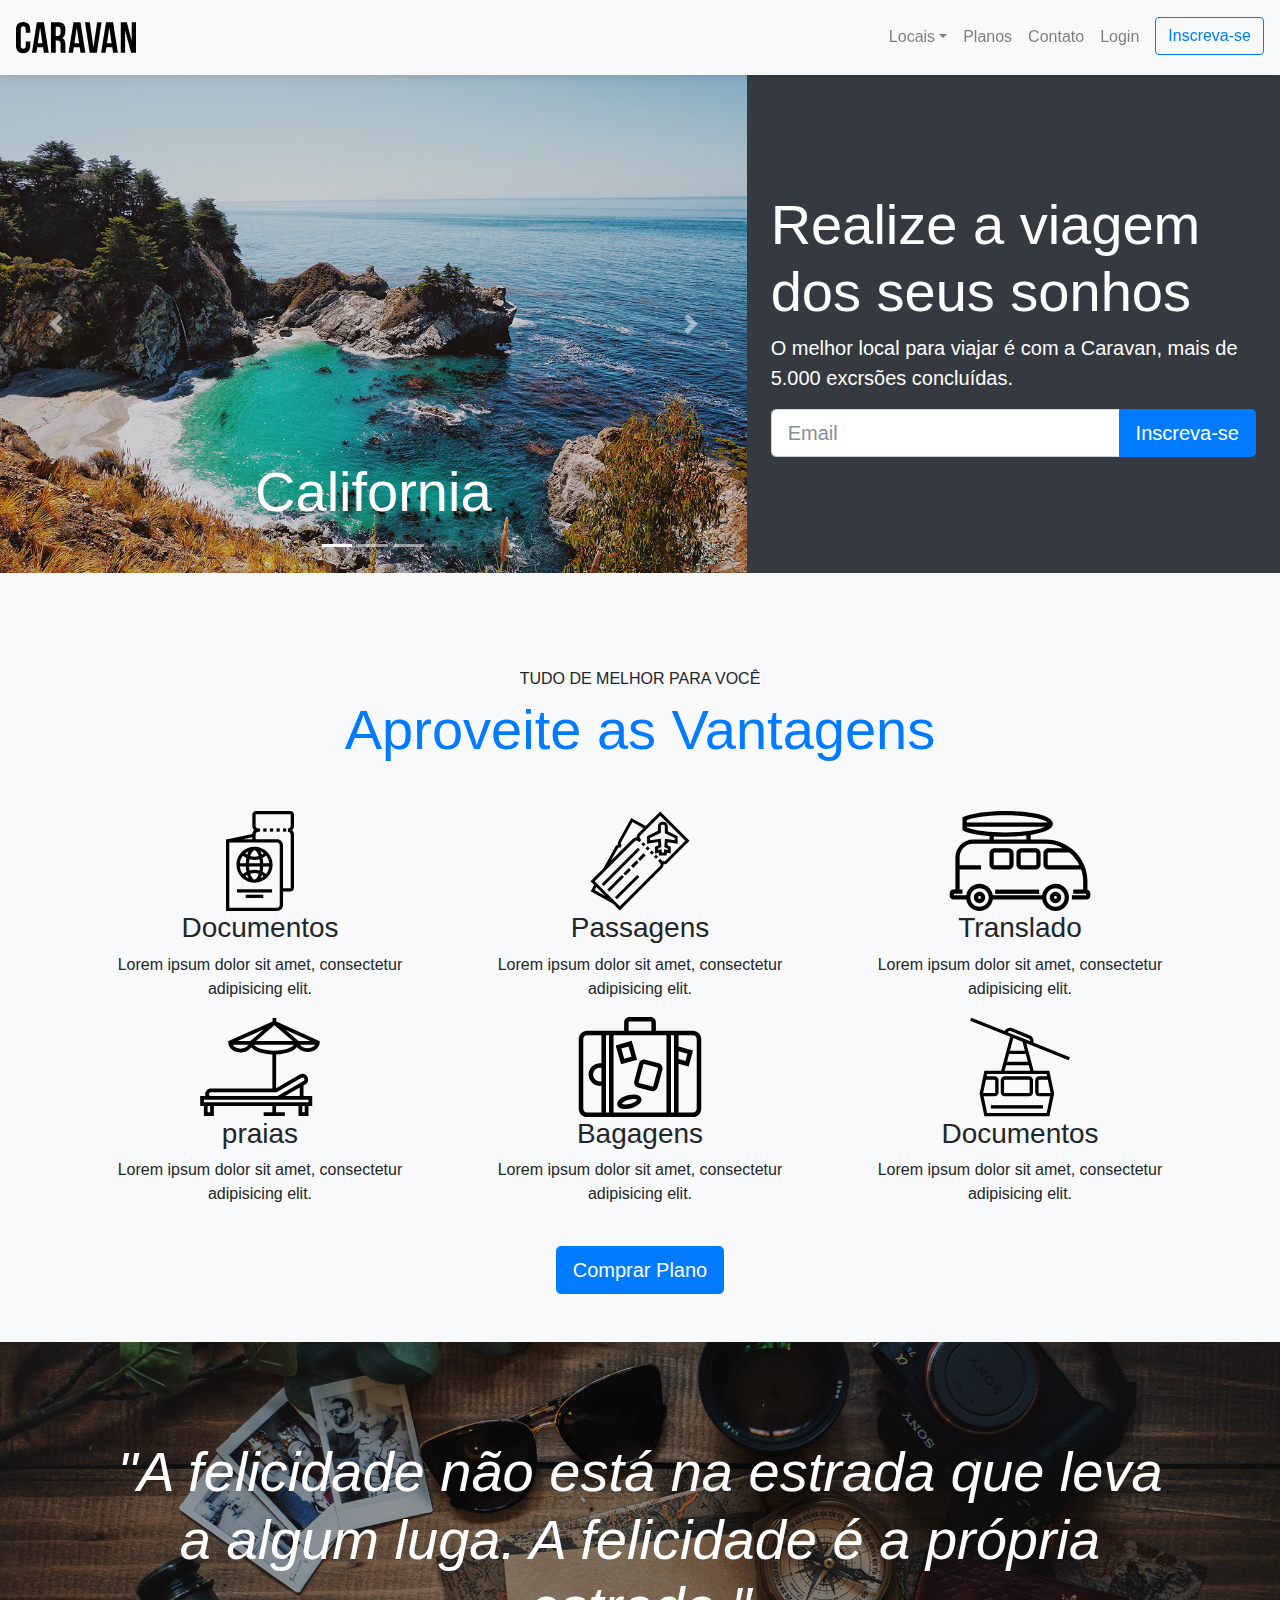
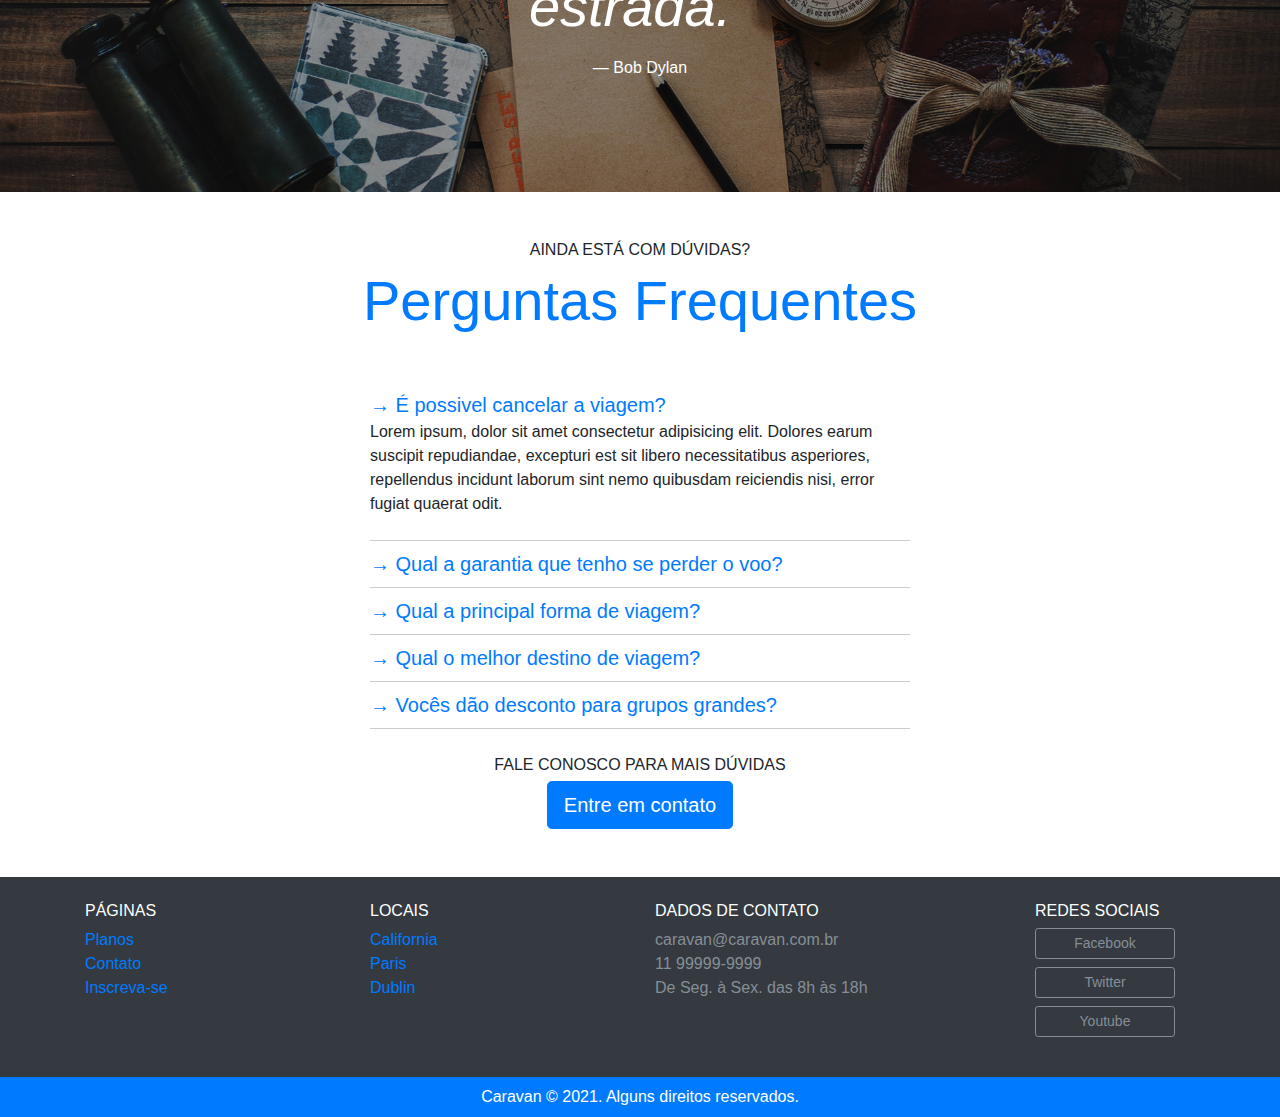
<file: index.html>
<!DOCTYPE html>
<html lang="PT-BR">

<head>
  <meta charset="UTF-8">
  <meta http-equiv="X-UA-Compatible" content="IE=edge">
  <meta name="viewport" content="width=device-width, initial-scale=1.0">

  <link rel="stylesheet" href="style.css">
  <link rel="stylesheet" href="css/bootstrap.css">

  <title>Viagens</title>
</head>

<body>
  <!-- Modal -->
  <div class="modal fade" id="modalLogin" tabindex="-1" role="dialog" aria-labelledby="exampleModalLabel" aria-hidden="true">
    <div class="modal-dialog" role="document">
      <div class="modal-content">
        <div class="modal-header">
          <h5 class="modal-title" id="exampleModalLabel">Entre na sua conta</h5>
          <button type="button" class="close" data-dismiss="modal" aria-label="Close">
            <span aria-hidden="true">&times;</span>
          </button>
        </div>
        <div class="modal-body">
          <form>
            <div class="form-group">
              <label for="loginEmail">Email</label>
              <input type="email" class="form-control" id="loginEmail" aria-describedby="emailHelp">
            </div>
            <div class="form-group">
              <label for="suaSenha">Senha</label>
              <input type="password" class="form-control" id="suaSenha">
            </div>
            <button type="submit" class="btn btn-primary">Entrar na conta</button>
            <small class="form-text text-muted">Esqueceu a senha? <a href="#">Clique aqui</a>.</small>
          </form>
        </div>
      </div>
    </div>
  </div>

  <!-- Fecha Modal -->
  <nav class="navbar navbar-expand-sm navbar-light bg-light fixed-top py-3 box-shadow">
    <a href="index.html" class="navbar-brand">
      <img src="img/caravan.svg" alt="Caravan">
    </a>
    <button class="navbar-toggler" type="button" data-toggle="collapse" data-target="#navbarSupportedContent"
      aria-controls="navbarSupportedContent" aria-expanded="false" aria-label="Abrir Navegação">
      <span class="navbar-toggler-icon"></span>
    </button>

    <div class="collapse navbar-collapse" id="navbarSupportedContent">
      <ul class="navbar-nav ml-auto">
        <li class="nav-item dropdown">
          <a class="nav-link dropdown-toggle" href="#" id="navbarDropdown" role="button" data-toggle="dropdown" aria-haspopup="true" aria-expanded="false">Locais</a>
          <div class="dropdown-menu" aria-labelledby="navbarDropdown">
            <a class="dropdown-item" href="local.html">California</a>
            <a class="dropdown-item" href="local.html">Paris</a>
            <a class="dropdown-item" href="local.html">Dublin</a>
          </div>
        </li>
        <li class="nav-item">
          <a class="nav-link" href="Planos.html">Planos</a>
        </li>
        <li class="nav-item">
          <a class="nav-link" href="Contato.html">Contato</a>
        </li>
        <li class="nav-item">
          <a class="nav-link" href="#" data-toggle="modal" data-target="#modalLogin">Login</a>
        </li>
        <li class="nav-item">
          <a class="btn btn-outline-primary ml-md-2" href="inscricao.html">Inscreva-se</a>
        </li>
      </ul>
    </div>
  </nav>

  <section class="container-fluid">
    <div class="row bg-dark text-white">

      <div class="col-lg-7 p-0">
        <div id="carouselCidade" class="carousel slide" data-ride="carousel">
          <ol class="carousel-indicators">
            <li data-target="#carouselCidade" data-slide-to="0" class="active"></li>
            <li data-target="#carouselCidade" data-slide-to="1"></li>
            <li data-target="#carouselCidade" data-slide-to="2"></li>
          </ol>
          <div class="carousel-inner">
            <div class="carousel-item active">
              <img class="d-block w-100" src="img/california.jpg" alt="California">
              <div class="carousel-caption">
                <h3 class="display-4">California</h3>
              </div>
            </div>
            <div class="carousel-item">
              <img class="d-block w-100" src="img/paris.jpg" alt="Paris">
              <div class="carousel-caption">
                <h3 class="display-4">Paris</h3>
              </div>
            </div>
            <div class="carousel-item">
              <img class="d-block w-100" src="img/dublin.jpg" alt="Dublin">
              <div class="carousel-caption">
                <h3 class="display-4">Dublin</h3>
              </div>
            </div>
          </div>
          <a class="carousel-control-prev" href="#carouselCidade" role="button" data-slide="prev">
            <span class="carousel-control-prev-icon" aria-hidden="true"></span>
            <span class="sr-only">Previous</span>
          </a>
          <a class="carousel-control-next" href="#carouselCidade" role="button" data-slide="next">
            <span class="carousel-control-next-icon" aria-hidden="true"></span>
            <span class="sr-only">Next</span>
          </a>
        </div>
      </div>

      <div class="col-lg-5 p-4 align-self-center">
        <h1 class="display-4">Realize a viagem dos seus sonhos</h1>
        <p class="lead">O melhor local para viajar é com a Caravan, mais de 5.000 excrsões concluídas.</p>
        <form action="">
          <div class="input-group input-group-lg">
            <input type="text" class="form-control" placeholder="Email" aria-label="Email">
            <div class="input-group-btn">
            <button class="btn btn-primary" type="button">Inscreva-se</button>
            </div>
          </div>
        </form>
      </div>  
    </div>
  </section>

  <section class="py-5 bg-light text-center">
    <div class="container">
      <div class="my-5">
        <span class="h6 d-block">TUDO DE MELHOR PARA VOCÊ</span>
        <h2 class="display-4 text-primary">Aproveite as Vantagens</h2>
      </div>
    
      <div class="row">
        <div class="col-xl-4 col-md-6 col">
          <div style="height: 100px;" class="d-flex justify-content-center">
            <img src="img/icones/passaporte.svg" alt="Passaporte">
          </div>
          <h3>Documentos</h3>
          <p>Lorem ipsum dolor sit amet, consectetur adipisicing elit. </p>
        </div>

        <div class="col-xl-4 col-md-6">
          <div style="height: 100px;" class="d-flex justify-content-center">
            <img src="img/icones/passagens.svg" alt="Passagens">
          </div>
          <h3>Passagens</h3>
          <p>Lorem ipsum dolor sit amet, consectetur adipisicing elit. </p>
        </div>

        <div class="col-xl-4 col-md-6">
          <div style="height: 100px;" class="d-flex justify-content-center">
            <img src="img/icones/translado.svg" alt="Translado">
          </div>
          <h3>Translado</h3>
          <p>Lorem ipsum dolor sit amet, consectetur adipisicing elit. </p>
        </div>

        <div class="col-xl-4 col-md-6">
          <div style="height: 100px;" class="d-flex justify-content-center">
            <img src="img/icones/praias.svg" alt="Praias">
          </div>
          <h3>praias</h3>
          <p>Lorem ipsum dolor sit amet, consectetur adipisicing elit. </p>
        </div>

        <div class="col-xl-4 col-md-6">
          <div style="height: 100px;" class="d-flex justify-content-center">
            <img src="img/icones/bagagens.svg" alt="Bagagens">
          </div>
          <h3>Bagagens</h3>
          <p>Lorem ipsum dolor sit amet, consectetur adipisicing elit. </p>
        </div>

        <div class="col-xl-4 col-md-6">
          <div style="height: 100px;" class="d-flex justify-content-center">
            <img src="img/icones/turismo.svg" alt="Turismo">
          </div>
          <h3>Documentos</h3>
          <p>Lorem ipsum dolor sit amet, consectetur adipisicing elit. </p>
        </div>
      </div>
      <a href="planos.html" class="btn btn-primary btn-lg mt-4">Comprar Plano</a>
    </div>
  </section>

  <section id="home-quote" class="p-md-5">
    <blockquote class="blockquote text-center text-white p-md-5 p-3">
      <p class="display-4"><em>"A felicidade não está na estrada que leva a algum luga. A felicidade é a própria estrada."</em></p>
      <footer class="blockquote-footer text-white">Bob Dylan</footer>
    </blockquote>
  </section>

  <section class="container">
    <div class="my-5 text-center">
      <span class="h6 d-block">AINDA ESTÁ COM DÚVIDAS?</span>
      <h2 class="display-4 text-primary">Perguntas Frequentes</h2>
    </div>
    <div class="row justify-content-center">
      <div class="col-lg-6" id="perguntasFrequentes" data-children=".pergunta">
        <div class="pergunta py-2">
          <a class="lead" data-toggle="collapse" href="#pergunta1" aria-expanded="true" aria-controls="pergunta1"> → É possivel cancelar a viagem?</a>
          <div id="pergunta1" class="collapse show" data-parent="#perguntasFrequente" role="tabpane">
            <p>Lorem ipsum, dolor sit amet consectetur adipisicing elit. Dolores earum suscipit repudiandae, excepturi est sit libero necessitatibus asperiores, repellendus incidunt laborum sint nemo quibusdam reiciendis nisi, error fugiat quaerat odit.</p>
          </div>
        </div>

        <div class="pergunta py-2">
          <a class="lead" data-toggle="collapse" href="#pergunta2" aria-expanded="true" aria-controls="pergunta2"> → Qual a garantia que tenho se perder o voo?</a>
          <div id="pergunta2" class="collapse" data-parent="#perguntasFrequente" role="tabpane">
            <p>Lorem ipsum, dolor sit amet consectetur adipisicing elit. Dolores earum suscipit repudiandae, excepturi est sit libero necessitatibus asperiores, repellendus incidunt laborum sint nemo quibusdam reiciendis nisi, error fugiat quaerat odit.</p>
          </div>
        </div>

        <div class="pergunta py-2">
          <a class="lead" data-toggle="collapse" href="#pergunta3" aria-expanded="true" aria-controls="pergunta3"> → Qual a principal forma de viagem?</a>
          <div id="pergunta3" class="collapse" data-parent="#perguntasFrequente" role="tabpane">
            <p>Lorem ipsum, dolor sit amet consectetur adipisicing elit. Dolores earum suscipit repudiandae, excepturi est sit libero necessitatibus asperiores, repellendus incidunt laborum sint nemo quibusdam reiciendis nisi, error fugiat quaerat odit.</p>
          </div>
        </div>

        <div class="pergunta py-2">
          <a class="lead" data-toggle="collapse" href="#pergunta4" aria-expanded="true" aria-controls="pergunta3"> → Qual o melhor destino de viagem?</a>
          <div id="pergunta4" class="collapse" data-parent="#perguntasFrequente" role="tabpane">
            <p>Lorem ipsum, dolor sit amet consectetur adipisicing elit. Dolores earum suscipit repudiandae, excepturi est sit libero necessitatibus asperiores, repellendus incidunt laborum sint nemo quibusdam reiciendis nisi, error fugiat quaerat odit.</p>
          </div>
        </div>

        <div class="pergunta py-2">
          <a class="lead" data-toggle="collapse" href="#pergunta5" aria-expanded="true" aria-controls="pergunta5"> 	→ Vocês dão desconto para grupos grandes?</a>
          <div id="pergunta5" class="collapse" data-parent="#perguntasFrequente" role="tabpane">
            <p>Lorem ipsum, dolor sit amet consectetur adipisicing elit. Dolores earum suscipit repudiandae, excepturi est sit libero necessitatibus asperiores, repellendus incidunt laborum sint nemo quibusdam reiciendis nisi, error fugiat quaerat odit.</p>
          </div>
        </div>
      </div>
    </div>

    <div class="text-center mt-4">
      <p class="amall m-1">FALE CONOSCO PARA MAIS DÚVIDAS</p>
      <a class="btn btn-primary btn-lg" href="contato.html">Entre em contato</a>
    </div>
  </section>

  <footer class="bg-dark text-white mt-5">
    <div class="container py-4">
      <div class="row">
        <div class="col-md-3 col-6">
          <h4 class="h6">PÁGINAS</h4>
          <ul class="list-unstyled">
            <li><a href="planos.html">Planos</a></li>
            <li><a href="contato.html">Contato</a></li>
            <li><a href="inscrição.html">Inscreva-se</a></li>
          </ul>
        </div>

        <div class="col-md-3 col-6">
          <h4 class="h6">LOCAIS</h4>
          <ul class="list-unstyled">
            <li><a href="local.html">California</a></li>
            <li><a href="local.html">Paris</a></li>
            <li><a href="local.html">Dublin</a></li>
          </ul>
        </div>

        <div class="col-md-4">
          <h4 class="h6">DADOS DE CONTATO</h4>
          <ul class="list-unstyled text-secondary">
            <li>caravan@caravan.com.br</li>
            <li>11 99999-9999</li>
            <li>De Seg. à Sex. das 8h às 18h</li>
          </ul>
        </div>

        <div class="col-md-2">
          <h4 class="h6">REDES SOCIAIS</h4>
          <ul class="list-unstyled">
            <li><a class="btn btn-outline-secondary btn-sm btn-block mb-2" href="#" style="max-width: 140px;">Facebook</a></li>
            <li><a class="btn btn-outline-secondary btn-sm btn-block mb-2" href="#" style="max-width: 140px;">Twitter</a></li>
            <li><a class="btn btn-outline-secondary btn-sm btn-block mb-2" href="#" style="max-width: 140px;">Youtube</a></li>
          </ul>
        </div>
      </div>
    </div>
    <div class="bg-primary text-center py-2">
      <p class="mb-0">Caravan &copy; 2021. Alguns direitos reservados.</p>
    </div>
  </footer>


  <script type="text/javascript" src="/js/popper.min.js"></script>
  <script type="text/javascript" src="/js/jquery-3.2.1.slim.min.js"></script>
  <script type="text/javascript" src="/js/bootstrap.js"></script>
</body>

</html>
</file>
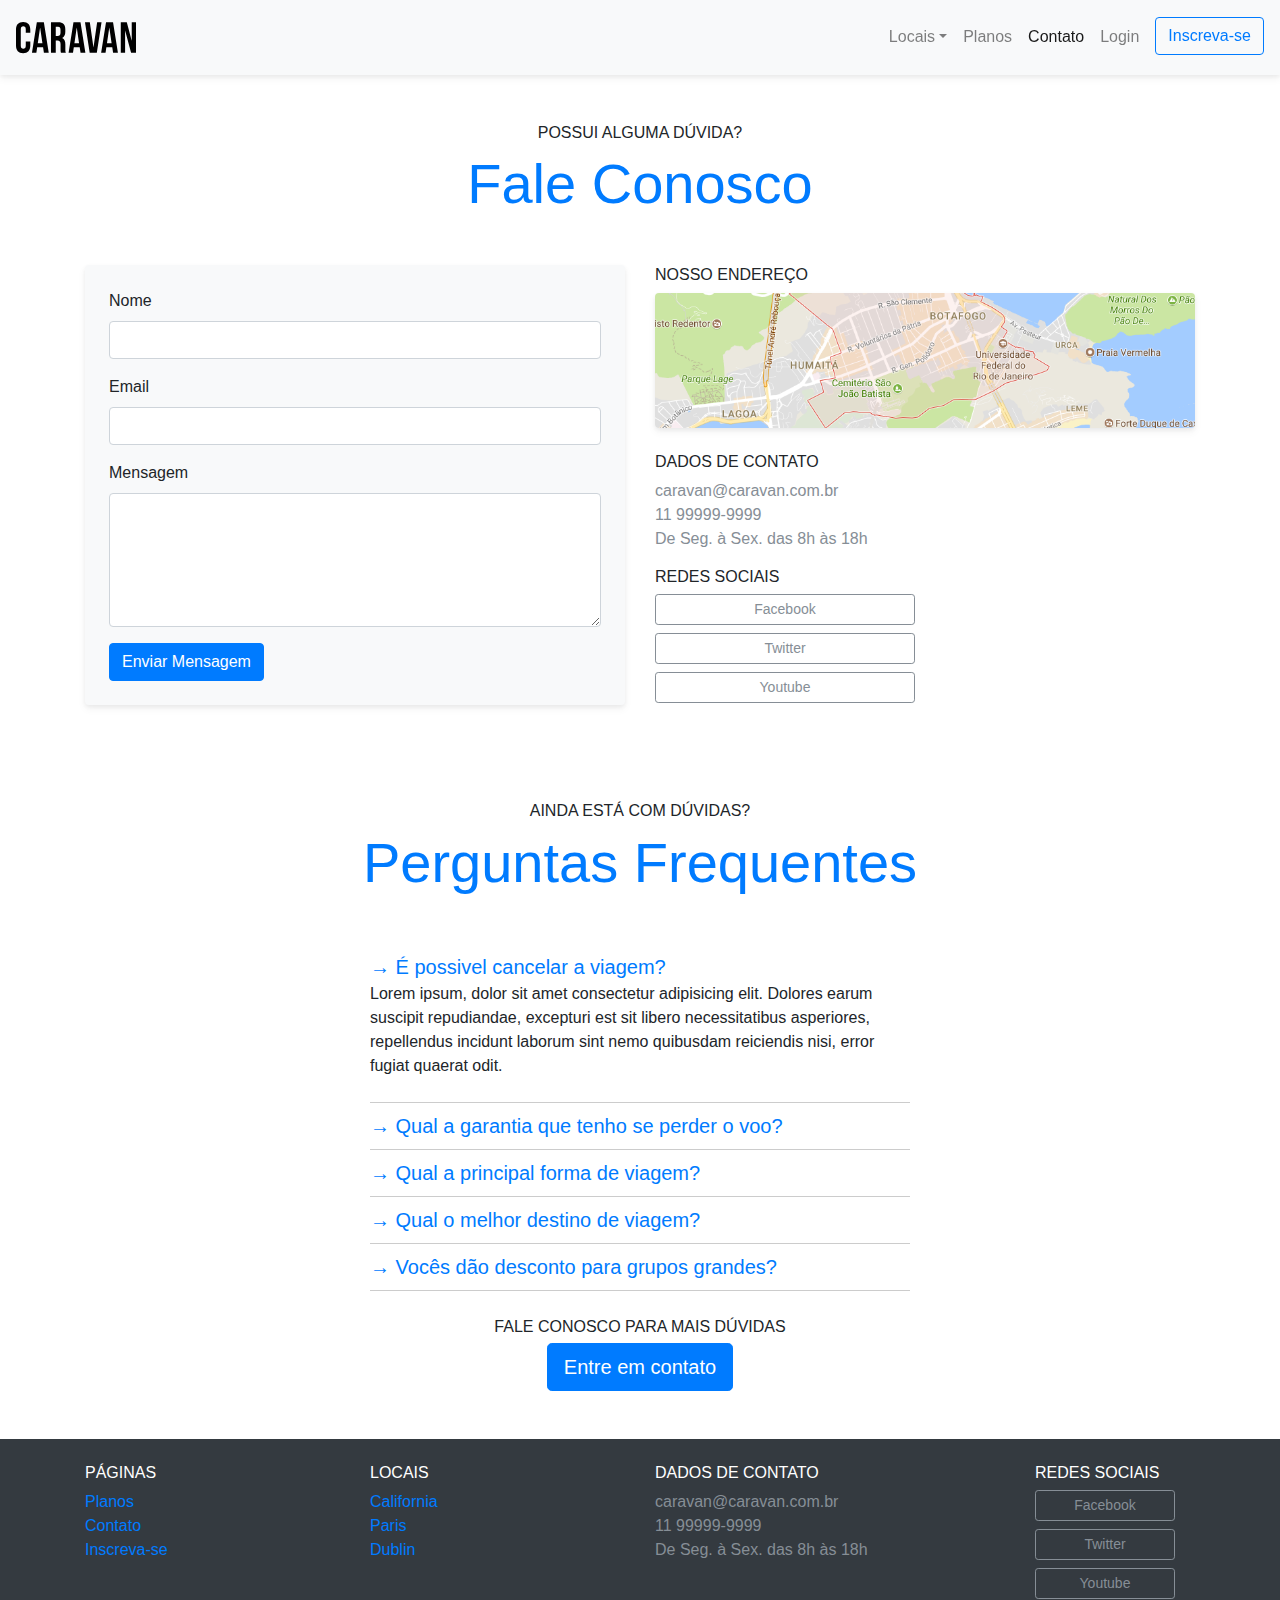
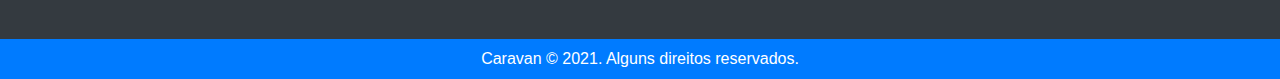
<file: contato.html>
<!DOCTYPE html>
<html lang="PT-BR">

<head>
  <meta charset="UTF-8">
  <meta http-equiv="X-UA-Compatible" content="IE=edge">
  <meta name="viewport" content="width=device-width, initial-scale=1.0">

  <link rel="stylesheet" href="style.css">
  <link rel="stylesheet" href="css/bootstrap.css">

  <title>Viagens</title>
</head>

<body>
  <!-- Modal -->
  <div class="modal fade" id="modalLogin" tabindex="-1" role="dialog" aria-labelledby="exampleModalLabel" aria-hidden="true">
    <div class="modal-dialog" role="document">
      <div class="modal-content">
        <div class="modal-header">
          <h5 class="modal-title" id="exampleModalLabel">Entre na sua conta</h5>
          <button type="button" class="close" data-dismiss="modal" aria-label="Close">
            <span aria-hidden="true">&times;</span>
          </button>
        </div>
        <div class="modal-body">
          <form>
            <div class="form-group">
              <label for="loginEmail">Email</label>
              <input type="email" class="form-control" id="loginEmail" aria-describedby="emailHelp">
            </div>
            <div class="form-group">
              <label for="suaSenha">Senha</label>
              <input type="password" class="form-control" id="suaSenha">
            </div>
            <button type="submit" class="btn btn-primary">Entrar na conta</button>
            <small class="form-text text-muted">Esqueceu a senha? <a href="#">Clique aqui</a>.</small>
          </form>
        </div>
      </div>
    </div>
  </div>

  <!-- Fecha Modal -->
  <nav class="navbar navbar-expand-sm navbar-light bg-light fixed-top py-3 box-shadow">
    <a href="index.html" class="navbar-brand">
      <img src="img/caravan.svg" alt="Caravan">
    </a>
    <button class="navbar-toggler" type="button" data-toggle="collapse" data-target="#navbarSupportedContent"
      aria-controls="navbarSupportedContent" aria-expanded="false" aria-label="Abrir Navegação">
      <span class="navbar-toggler-icon"></span>
    </button>

    <div class="collapse navbar-collapse" id="navbarSupportedContent">
      <ul class="navbar-nav ml-auto">
        <li class="nav-item dropdown">
          <a class="nav-link dropdown-toggle" href="#" id="navbarDropdown" role="button" data-toggle="dropdown" aria-haspopup="true" aria-expanded="false">Locais</a>
          <div class="dropdown-menu" aria-labelledby="navbarDropdown">
            <a class="dropdown-item" href="local.html">California</a>
            <a class="dropdown-item" href="local.html">Paris</a>
            <a class="dropdown-item" href="local.html">Dublin</a>
          </div>
        </li>
        <li class="nav-item">
          <a class="nav-link" href="Planos.html">Planos</a>
        </li>
        <li class="nav-item">
          <a class="nav-link active" href="Contato.html">Contato</a>
        </li>
        <li class="nav-item">
          <a class="nav-link" href="#" data-toggle="modal" data-target="#modalLogin">Login</a>
        </li>
        <li class="nav-item">
          <a class="btn btn-outline-primary ml-md-2" href="inscricao.html">Inscreva-se</a>
        </li>
      </ul>
    </div>
  </nav>
  <section class="container">
    <div class="my-5 text-center">
      <span class="h6 d-block">POSSUI ALGUMA DÚVIDA?</span>
      <h1 class="display-4 text-primary">Fale Conosco</h1>
    </div>

    <div class="row">
      <div class="col-lg mb-5">
        <form class="bg-light rounded p-4 box-shadow">
          <div class="form-group">
            <label for="exampleInputEmail1">Nome</label>
            <input type="text" class="form-control" id="clienteMensagem" >
          </div>
          <div class="form-group">
            <label for="exampleInputEmail1">Email</label>
            <input type="email" class="form-control" id="clienteMensagem" >
          </div>
          <div class="form-group">
            <label for="clienteMensagem">Mensagem</label>
            <textarea class="form-control" id="clienteMensagem"rows="5"></textarea>
          </div>
          <button type="submit" class="btn btn-primary">Enviar Mensagem</button>
        </form>
      </div>
      <div class="col-lg">
        <h2 class="h6">NOSSO ENDEREÇO</h2>
        <a href="#">
          <img class="img-fluid box-shadow rounded mb-4" src="img/mapa.png" alt="Endreço da empresa">
        </a>
        <div>
            <h2 class="h6">DADOS DE CONTATO</h2>
            <ul class="list-unstyled text-secondary">
              <li>caravan@caravan.com.br</li>
              <li>11 99999-9999</li>
              <li>De Seg. à Sex. das 8h às 18h</li>
            </ul>

            <h2 class="h6">REDES SOCIAIS</h2>
            <ul class="list-unstyled" style="max-width: 260px;">
              <li><a class="btn btn-outline-secondary btn-sm btn-block mb-2" href="#">Facebook</a></li>
              <li><a class="btn btn-outline-secondary btn-sm btn-block mb-2" href="#">Twitter</a></li>
              <li><a class="btn btn-outline-secondary btn-sm btn-block mb-2" href="#">Youtube</a></li>
            </ul>
        </div>
      </div>
    </div>
  </section>

  <section class="container">
    <div class="my-5 text-center">
      <span class="h6 d-block">AINDA ESTÁ COM DÚVIDAS?</span>
      <h2 class="display-4 text-primary">Perguntas Frequentes</h2>
    </div>
    <div class="row justify-content-center">
      <div class="col-lg-6" id="perguntasFrequentes" data-children=".pergunta">
        <div class="pergunta py-2">
          <a class="lead" data-toggle="collapse" href="#pergunta1" aria-expanded="true" aria-controls="pergunta1"> → É possivel cancelar a viagem?</a>
          <div id="pergunta1" class="collapse show" data-parent="#perguntasFrequente" role="tabpane">
            <p>Lorem ipsum, dolor sit amet consectetur adipisicing elit. Dolores earum suscipit repudiandae, excepturi est sit libero necessitatibus asperiores, repellendus incidunt laborum sint nemo quibusdam reiciendis nisi, error fugiat quaerat odit.</p>
          </div>
        </div>

        <div class="pergunta py-2">
          <a class="lead" data-toggle="collapse" href="#pergunta2" aria-expanded="true" aria-controls="pergunta2"> → Qual a garantia que tenho se perder o voo?</a>
          <div id="pergunta2" class="collapse" data-parent="#perguntasFrequente" role="tabpane">
            <p>Lorem ipsum, dolor sit amet consectetur adipisicing elit. Dolores earum suscipit repudiandae, excepturi est sit libero necessitatibus asperiores, repellendus incidunt laborum sint nemo quibusdam reiciendis nisi, error fugiat quaerat odit.</p>
          </div>
        </div>

        <div class="pergunta py-2">
          <a class="lead" data-toggle="collapse" href="#pergunta3" aria-expanded="true" aria-controls="pergunta3"> → Qual a principal forma de viagem?</a>
          <div id="pergunta3" class="collapse" data-parent="#perguntasFrequente" role="tabpane">
            <p>Lorem ipsum, dolor sit amet consectetur adipisicing elit. Dolores earum suscipit repudiandae, excepturi est sit libero necessitatibus asperiores, repellendus incidunt laborum sint nemo quibusdam reiciendis nisi, error fugiat quaerat odit.</p>
          </div>
        </div>

        <div class="pergunta py-2">
          <a class="lead" data-toggle="collapse" href="#pergunta4" aria-expanded="true" aria-controls="pergunta3"> → Qual o melhor destino de viagem?</a>
          <div id="pergunta4" class="collapse" data-parent="#perguntasFrequente" role="tabpane">
            <p>Lorem ipsum, dolor sit amet consectetur adipisicing elit. Dolores earum suscipit repudiandae, excepturi est sit libero necessitatibus asperiores, repellendus incidunt laborum sint nemo quibusdam reiciendis nisi, error fugiat quaerat odit.</p>
          </div>
        </div>

        <div class="pergunta py-2">
          <a class="lead" data-toggle="collapse" href="#pergunta5" aria-expanded="true" aria-controls="pergunta5"> 	→ Vocês dão desconto para grupos grandes?</a>
          <div id="pergunta5" class="collapse" data-parent="#perguntasFrequente" role="tabpane">
            <p>Lorem ipsum, dolor sit amet consectetur adipisicing elit. Dolores earum suscipit repudiandae, excepturi est sit libero necessitatibus asperiores, repellendus incidunt laborum sint nemo quibusdam reiciendis nisi, error fugiat quaerat odit.</p>
          </div>
        </div>
      </div>
    </div>

    <div class="text-center mt-4">
      <p class="amall m-1">FALE CONOSCO PARA MAIS DÚVIDAS</p>
      <a class="btn btn-primary btn-lg" href="contato.html">Entre em contato</a>
    </div>
  </section>

  <footer class="bg-dark text-white mt-5">
    <div class="container py-4">
      <div class="row">
        <div class="col-md-3 col-6">
          <h4 class="h6">PÁGINAS</h4>
          <ul class="list-unstyled">
            <li><a href="planos.html">Planos</a></li>
            <li><a href="contato.html">Contato</a></li>
            <li><a href="inscrição.html">Inscreva-se</a></li>
          </ul>
        </div>

        <div class="col-md-3 col-6">
          <h4 class="h6">LOCAIS</h4>
          <ul class="list-unstyled">
            <li><a href="local.html">California</a></li>
            <li><a href="local.html">Paris</a></li>
            <li><a href="local.html">Dublin</a></li>
          </ul>
        </div>

        <div class="col-md-4">
          <h4 class="h6">DADOS DE CONTATO</h4>
          <ul class="list-unstyled text-secondary">
            <li>caravan@caravan.com.br</li>
            <li>11 99999-9999</li>
            <li>De Seg. à Sex. das 8h às 18h</li>
          </ul>
        </div>

        <div class="col-md-2">
          <h4 class="h6">REDES SOCIAIS</h4>
          <ul class="list-unstyled">
            <li><a class="btn btn-outline-secondary btn-sm btn-block mb-2" href="#" style="max-width: 140px;">Facebook</a></li>
            <li><a class="btn btn-outline-secondary btn-sm btn-block mb-2" href="#" style="max-width: 140px;">Twitter</a></li>
            <li><a class="btn btn-outline-secondary btn-sm btn-block mb-2" href="#" style="max-width: 140px;">Youtube</a></li>
          </ul>
        </div>
      </div>
    </div>
    <div class="bg-primary text-center py-2">
      <p class="mb-0">Caravan &copy; 2021. Alguns direitos reservados.</p>
    </div>
  </footer>


  <script type="text/javascript" src="/js/popper.min.js"></script>
  <script type="text/javascript" src="/js/jquery-3.2.1.slim.min.js"></script>
  <script type="text/javascript" src="/js/bootstrap.js"></script>
</body>

</html>
</file>
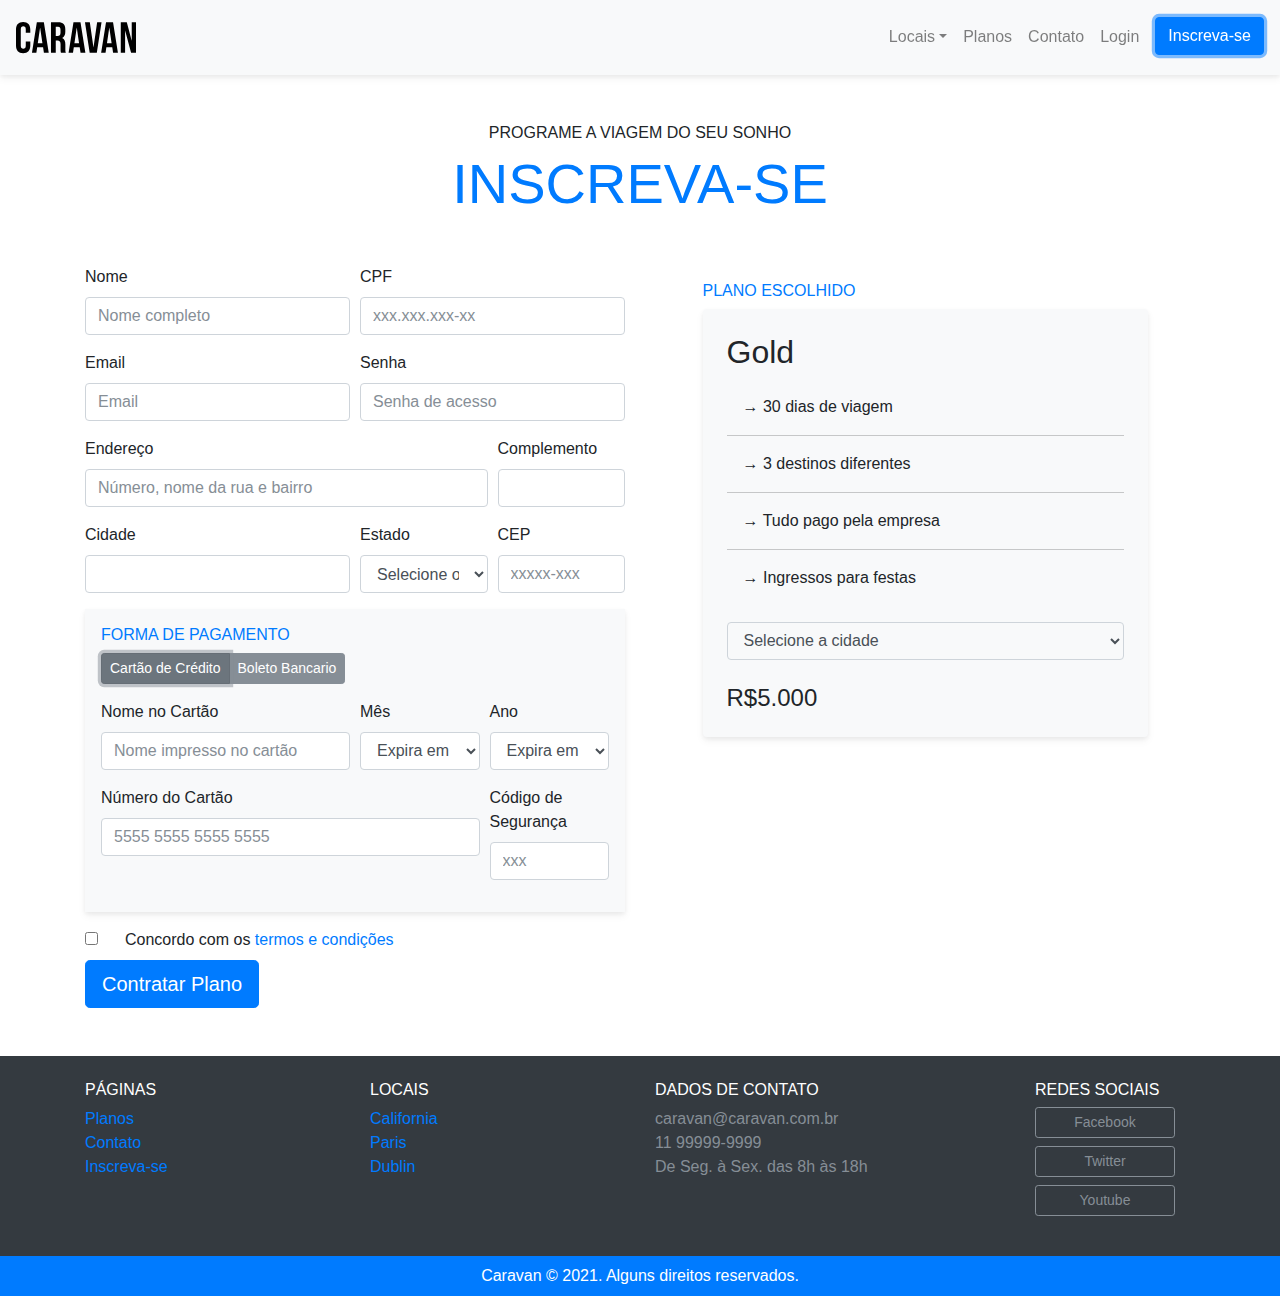
<file: inscricao.html>
<!DOCTYPE html>
<html lang="PT-BR">

<head>
  <meta charset="UTF-8">
  <meta http-equiv="X-UA-Compatible" content="IE=edge">
  <meta name="viewport" content="width=device-width, initial-scale=1.0">

  <link rel="stylesheet" href="style.css">
  <link rel="stylesheet" href="css/bootstrap.css">

  <title>Caravam - inscrição</title>
</head>

<body>
  <!-- Modal -->
  <div class="modal fade" id="modalLogin" tabindex="-1" role="dialog" aria-labelledby="exampleModalLabel" aria-hidden="true">
    <div class="modal-dialog" role="document">
      <div class="modal-content">
        <div class="modal-header">
          <h5 class="modal-title" id="exampleModalLabel">Entre na sua conta</h5>
          <button type="button" class="close" data-dismiss="modal" aria-label="Close">
            <span aria-hidden="true">&times;</span>
          </button>
        </div>
        <div class="modal-body">
          <form>
            <div class="form-group">
              <label for="loginEmail">Email</label>
              <input type="email" class="form-control" id="loginEmail" aria-describedby="emailHelp">
            </div>
            <div class="form-group">
              <label for="suaSenha">Senha</label>
              <input type="password" class="form-control" id="suaSenha">
            </div>
            <button type="submit" class="btn btn-primary">Entrar na conta</button>
            <small class="form-text text-muted">Esqueceu a senha? <a href="#">Clique aqui</a>.</small>
          </form>
        </div>
      </div>
    </div>
  </div>

  <!-- Fecha Modal -->
  <nav class="navbar navbar-expand-sm navbar-light bg-light fixed-top py-3 box-shadow">
    <a href="index.html" class="navbar-brand">
      <img src="img/caravan.svg" alt="Caravan">
    </a>
    <button class="navbar-toggler" type="button" data-toggle="collapse" data-target="#navbarSupportedContent"
      aria-controls="navbarSupportedContent" aria-expanded="false" aria-label="Abrir Navegação">
      <span class="navbar-toggler-icon"></span>
    </button>

    <div class="collapse navbar-collapse" id="navbarSupportedContent">
      <ul class="navbar-nav ml-auto">
        <li class="nav-item dropdown">
          <a class="nav-link dropdown-toggle" href="#" id="navbarDropdown" role="button" data-toggle="dropdown" aria-haspopup="true" aria-expanded="false">Locais</a>
          <div class="dropdown-menu" aria-labelledby="navbarDropdown">
            <a class="dropdown-item" href="local.html">California</a>
            <a class="dropdown-item" href="local.html">Paris</a>
            <a class="dropdown-item" href="local.html">Dublin</a>
          </div>
        </li>
        <li class="nav-item">
          <a class="nav-link" href="Planos.html">Planos</a>
        </li>
        <li class="nav-item">
          <a class="nav-link" href="Contato.html">Contato</a>
        </li>
        <li class="nav-item">
          <a class="nav-link" href="#" data-toggle="modal" data-target="#modalLogin">Login</a>
        </li>
        <li class="nav-item">
          <a class="btn btn-outline-primary ml-md-2 active" href="inscricao.html">Inscreva-se</a>
        </li>
      </ul>
    </div>
  </nav>
  <section class="container">
    <div class="my-5 text-center">
      <span class="h6 d-block">PROGRAME A VIAGEM DO SEU SONHO</span>
      <h1 class="display-4 text-primary">INSCREVA-SE</h1>
    </div>

    <div class="row">
      <form class="col-lg-6" action="">
        <div class="form-row">
          <div class="form-group col-md-6">
            <label for="inputNome">Nome</label>
            <input type="text" class="form-control" id="inputNome" placeholder="Nome completo">
          </div>
          <div class="form-group col-md-6">
            <label for="inputCPF">CPF</label>
            <input type="text" class="form-control" id="inpuCPF" placeholder="xxx.xxx.xxx-xx">
          </div>
          <div class="form-group col-md-6">
            <label for="inputEmail">Email</label>
            <input type="email" class="form-control" id="inputEmail" placeholder="Email">
          </div>
          <div class="form-group col-md-6">
            <label for="inputSenha">Senha</label>
            <input type="password" class="form-control" id="inpuSenha" placeholder="Senha de acesso">
          </div>
          <div class="form-group col-lg-9 col-md-9">
            <label for="inputEndereco">Endereço</label>
            <input type="text" class="form-control" id="inpuEndereco" placeholder="Número, nome da rua e bairro">
          </div>
          <div class="form-group col-md-3">
            <label for="inputComplemento">Complemento</label>
            <input type="text" class="form-control" id="inputComplemento">
          </div>

          <div class="form-group col-md-6">
            <label for="inputCidade">Cidade</label>
            <input type="text" class="form-control" id="inputCidade">
          </div>
          <div class="form-group col-md-3 col-6">
            <label for="inputEstado">Estado</label>
            <select class="form-control" id="inputEstado">
              <option> Selecione o estado</option>
              <option>São Paulo</option>
              <option>Rio de Janeiro</option>
              <option>Paraná</option>
              <option>Acre</option>
              <option>Ceará</option>
            </select>
          </div>
          <div class="form-group col-md-3 col-6">
            <label for="inputCEP">CEP</label>
            <input type="text" class="form-control" id="inputCEP" placeholder="xxxxx-xxx">
          </div>
        </div>
          <div class="bg-light round box-shadow p-3 form-group">
            <h2 class="h6 text-primary">FORMA DE PAGAMENTO</h2>
            <nav class="nav btn-group mb-3" id="formaPagamento" role="tablist">
              <button type="button" class="btn btn-secondary active btn-sm" id="nav-cartao" data-toggle="tab" href="#nav-cartao" role="tab" aria-controls="nav-cartao" aria-selected="true">Cartão de Crédito</button>
              <button type="button" class="btn btn-secondary btn-sm" id="nav-boleto-tab" data-toggle="tab" href="#nav-boleto" role="tab" aria-controls="nav-boleto" aria-selected="false">Boleto Bancario</button>
            </nav>
            <div class="tab-content" id="formaPagamentoConteudo">
              <div class="tab-pane fade show active" id="nav-cartao" role="tabpanel" aria-labelledby="nav-cartao-tab">
                <div class="form-row">
                  <div class="form-group col-md-6">
                    <label for="inputNomeCartao">Nome no Cartão</label>
                    <input type="text" class="form-control" id="inputNome" placeholder="Nome impresso no cartão">
                  </div>
                  <div class="form-group col-md-3 col-6">
                    <label for="inputEstado">Mês</label>
                    <select class="form-control" id="inputMes">
                      <option>Expira em ...</option>
                      <option>01</option>
                      <option>02</option>
                      <option>03</option>
                      <option>04</option>
                      <option>05</option>
                    </select>
                  </div>
                  <div class="form-group col-md-3 col-6">
                    <label for="inputEstado">Ano</label>
                    <select class="form-control" id="inputAno">
                      <option>Expira em ...</option>
                      <option>22</option>
                      <option>23</option>
                      <option>24</option>
                      <option>25</option>
                      <option>26</option>
                      <option>27</option>
                    </select>
                  </div>
                  <div class="form-group col-lg-9 col-md-9">
                    <label for="inputEndereco">Número do Cartão</label>
                    <input type="text" class="form-control" id="inpuEndereco" placeholder="5555 5555 5555 5555">
                  </div>
                  <div class="form-group col-md-3">
                    <label for="inputSeguranca">Código de Segurança</label>
                    <input type="text" class="form-control" id="inputSeguranca" placeholder="xxx">
                  </div>
                  
                </div>
              </div>
              <div class="tab-pane fade" id="nav-boleto" role="tabpanel" aria-labelledby="nav-boleto-tab">
                <p class="lead">Clique em contratar plano que enviaremos um boleto para o seu e-mail.</p>
              </div>
            </div>
          </div>
          <div class="form-check-label mb-2">
            <input type="checkbox" class="form-check-input" id="inputCheck">
            <label class="form-check-label" for="inputCheck">Concordo com os <a href="#">termos e condições</a></label>
          </div>
          <button type="submit" class="btn btn-primary btn-lg">Contratar Plano</button>
      </form>

      <div class="col-lg-5 mt-md-3 mb-sm-3  mx-auto order-first order-lg-1">
        <h2 class="h6 text-primary">PLANO ESCOLHIDO</h2>
          <div class="bg-light rounded p-4 box-shadow">
            <h2>Gold</h2>
            <ul class="lista-plano list-unstyled">
              <li>→ 30 dias de viagem</li>
              <li>→ 3 destinos diferentes</li>
              <li>→ Tudo pago pela empresa</li>
              <li>→ Ingressos para festas</li>
            </ul>
            <form action="">
              <div class="form-group">
                <select class="form-control bg-light" id="inputCidade">
                  <option>Selecione a cidade</option>
                  <option>California</option>
                  <option>Paris</option>
                  <option>Dublin</option>
                </select>
              </div>
            </form>
            <div class="row mt-4">
              <div class="col">
                <span class="h4">R$5.000</span>
              </div>
            </div>
          </div>
      </div>
    </div>
  </section>
   
  <footer class="bg-dark text-white mt-5">
    <div class="container py-4">
      <div class="row">
        <div class="col-md-3 col-6">
          <h4 class="h6">PÁGINAS</h4>
          <ul class="list-unstyled">
            <li><a href="planos.html">Planos</a></li>
            <li><a href="contato.html">Contato</a></li>
            <li><a href="inscrição.html">Inscreva-se</a></li>
          </ul>
        </div>

        <div class="col-md-3 col-6">
          <h4 class="h6">LOCAIS</h4>
          <ul class="list-unstyled">
            <li><a href="local.html">California</a></li>
            <li><a href="local.html">Paris</a></li>
            <li><a href="local.html">Dublin</a></li>
          </ul>
        </div>

        <div class="col-md-4">
          <h4 class="h6">DADOS DE CONTATO</h4>
          <ul class="list-unstyled text-secondary">
            <li>caravan@caravan.com.br</li>
            <li>11 99999-9999</li>
            <li>De Seg. à Sex. das 8h às 18h</li>
          </ul>
        </div>

        <div class="col-md-2">
          <h4 class="h6">REDES SOCIAIS</h4>
          <ul class="list-unstyled">
            <li><a class="btn btn-outline-secondary btn-sm btn-block mb-2" href="#" style="max-width: 140px;">Facebook</a></li>
            <li><a class="btn btn-outline-secondary btn-sm btn-block mb-2" href="#" style="max-width: 140px;">Twitter</a></li>
            <li><a class="btn btn-outline-secondary btn-sm btn-block mb-2" href="#" style="max-width: 140px;">Youtube</a></li>
          </ul>
        </div>
      </div>
    </div>
    <div class="bg-primary text-center py-2">
      <p class="mb-0">Caravan &copy; 2021. Alguns direitos reservados.</p>
    </div>
  </footer>


  <script type="text/javascript" src="/js/popper.min.js"></script>
  <script type="text/javascript" src="/js/jquery-3.2.1.slim.min.js"></script>
  <script type="text/javascript" src="/js/bootstrap.js"></script>
</body>

</html>
</file>
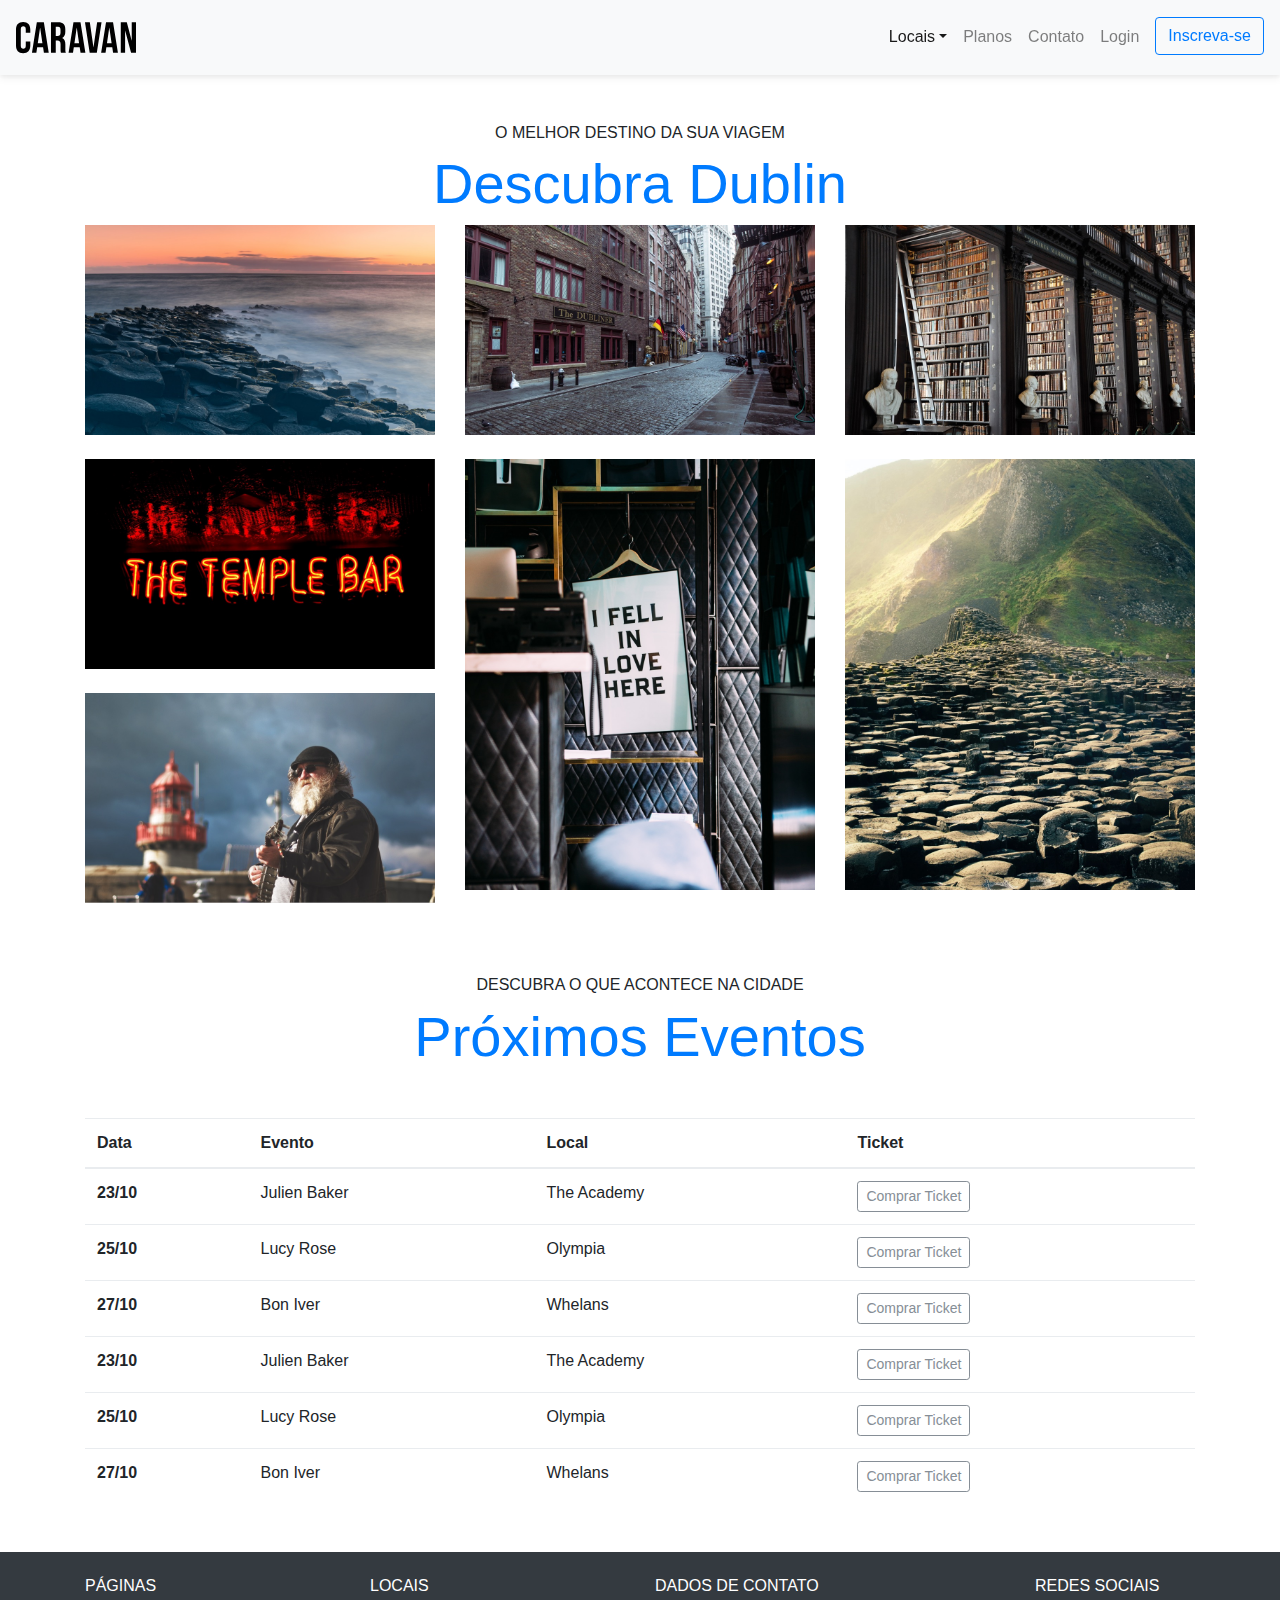
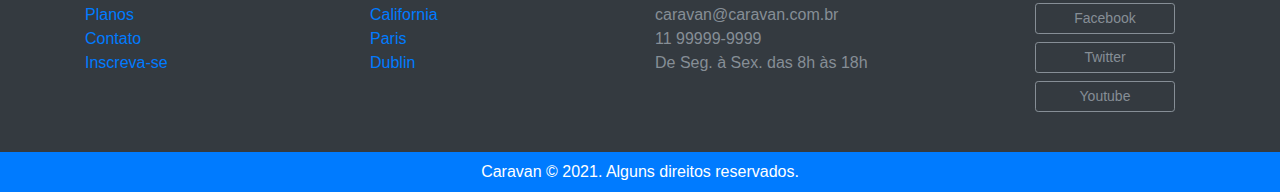
<file: local.html>
<!DOCTYPE html>
<html lang="PT-BR">

<head>
  <meta charset="UTF-8">
  <meta http-equiv="X-UA-Compatible" content="IE=edge">
  <meta name="viewport" content="width=device-width, initial-scale=1.0">

  <link rel="stylesheet" href="style.css">
  <link rel="stylesheet" href="css/bootstrap.css">

  <title>Caravan - Local</title>
</head>

<body>
  <!-- Modal -->
  <div class="modal fade" id="modalLogin" tabindex="-1" role="dialog" aria-labelledby="exampleModalLabel" aria-hidden="true">
    <div class="modal-dialog" role="document">
      <div class="modal-content">
        <div class="modal-header">
          <h5 class="modal-title" id="exampleModalLabel">Entre na sua conta</h5>
          <button type="button" class="close" data-dismiss="modal" aria-label="Close">
            <span aria-hidden="true">&times;</span>
          </button>
        </div>
        <div class="modal-body">
          <form>
            <div class="form-group">
              <label for="loginEmail">Email</label>
              <input type="email" class="form-control" id="loginEmail" aria-describedby="emailHelp">
            </div>
            <div class="form-group">
              <label for="suaSenha">Senha</label>
              <input type="password" class="form-control" id="suaSenha">
            </div>
            <button type="submit" class="btn btn-primary">Entrar na conta</button>
            <small class="form-text text-muted">Esqueceu a senha? <a href="#">Clique aqui</a>.</small>
          </form>
        </div>
      </div>
    </div>
  </div>

  <!-- Fecha Modal -->
  <nav class="navbar navbar-expand-sm navbar-light bg-light fixed-top py-3 box-shadow">
    <a href="index.html" class="navbar-brand">
      <img src="img/caravan.svg" alt="Caravan">
    </a>
    <button class="navbar-toggler" type="button" data-toggle="collapse" data-target="#navbarSupportedContent"
      aria-controls="navbarSupportedContent" aria-expanded="false" aria-label="Abrir Navegação">
      <span class="navbar-toggler-icon"></span>
    </button>

    <div class="collapse navbar-collapse" id="navbarSupportedContent">
      <ul class="navbar-nav ml-auto">
        <li class="nav-item dropdown">
          <a class="nav-link dropdown-toggle active" href="#" id="navbarDropdown" role="button" data-toggle="dropdown" aria-haspopup="true" aria-expanded="false">Locais</a>
          <div class="dropdown-menu" aria-labelledby="navbarDropdown">
            <a class="dropdown-item" href="local.html">California</a>
            <a class="dropdown-item" href="local.html">Paris</a>
            <a class="dropdown-item" href="local.html">Dublin</a>
          </div>
        </li>
        <li class="nav-item">
          <a class="nav-link" href="Planos.html">Planos</a>
        </li>
        <li class="nav-item">
          <a class="nav-link" href="Contato.html">Contato</a>
        </li>
        <li class="nav-item">
          <a class="nav-link" href="#" data-toggle="modal" data-target="#modalLogin">Login</a>
        </li>
        <li class="nav-item">
          <a class="btn btn-outline-primary ml-md-2" href="inscricao.html">Inscreva-se</a>
        </li>
      </ul>
    </div>
  </nav>

  <section class="container">
      <div class="text-center my-5">
        <span class="h6 d-block">O MELHOR DESTINO DA SUA VIAGEM</span>
        <h1 class="display-4 text-primary">Descubra Dublin</h1>

        <div class="row">
          <div class="col-md">
            <img class="img-fluid mb-4" src="img/local/foto-1.jpg" alt="foto1">
            <img class="img-fluid mb-4" src="img/local/foto-2.jpg" alt="foto2">
            <img class="img-fluid mb-4" src="img/local/foto-3.jpg" alt="foto2">
          </div>
          <div class="col-md">
            <img class="img-fluid mb-4" src="img/local/foto-4.jpg" alt="foto4">
            <img class="img-fluid mb-4" src="img/local/foto-5.jpg" alt="foto5">
          </div>
          <div class="col-md">
            <img class="img-fluid mb-4" src="img/local/foto-6.jpg" alt="foto6">
            <img class="img-fluid mb-4" src="img/local/foto-7.jpg" alt="foto7">
          </div>
        </div>
    </div>
  </section>

  <section class="container">
    <div class="text-center my-5">
      <span class="h6 d-block">DESCUBRA O QUE ACONTECE NA CIDADE</span>
      <h1 class="display-4 text-primary">Próximos Eventos</h1>
    </div>

    <table class="table table-hover table-responsive-md">
      <thead>
        <tr>
          <th scope="col">Data</th>
          <th scope="col">Evento</th>
          <th scope="col">Local</th>
          <th scope="col">Ticket</th>
        </tr>
      </thead>
      <tbody>
        <tr>
          <th scope="row">23/10</th>
          <td>Julien Baker</td>
          <td>The Academy</td>
          <td><a class="btn btn-outline-secondary btn-sm" href="#">Comprar Ticket</a></td>
        </tr>
        <tr>
          <th scope="row">25/10</th>
          <td>Lucy Rose</td>
          <td>Olympia</td>
          <td><a class="btn btn-outline-secondary btn-sm" href="#">Comprar Ticket</a></td>
        </tr>
        <tr>
          <th scope="row">27/10</th>
          <td>Bon Iver</td>
          <td>Whelans</td>
          <td><a class="btn btn-outline-secondary btn-sm" href="#">Comprar Ticket</a></td>
          <tr>
            <th scope="row">23/10</th>
            <td>Julien Baker</td>
            <td>The Academy</td>
            <td><a class="btn btn-outline-secondary btn-sm" href="#">Comprar Ticket</a></td>
          </tr>
          <tr>
            <th scope="row">25/10</th>
            <td>Lucy Rose</td>
            <td>Olympia</td>
            <td><a class="btn btn-outline-secondary btn-sm" href="#">Comprar Ticket</a></td>
          </tr>
          <tr>
            <th scope="row">27/10</th>
            <td>Bon Iver</td>
            <td>Whelans</td>
            <td><a class="btn btn-outline-secondary btn-sm" href="#">Comprar Ticket</a></td>
          </tr>
        </tr>
      </tbody>
    </table>
  </section>

  <footer class="bg-dark text-white mt-5">
    <div class="container py-4">
      <div class="row">
        <div class="col-md-3 col-6">
          <h4 class="h6">PÁGINAS</h4>
          <ul class="list-unstyled">
            <li><a href="planos.html">Planos</a></li>
            <li><a href="contato.html">Contato</a></li>
            <li><a href="inscrição.html">Inscreva-se</a></li>
          </ul>
        </div>

        <div class="col-md-3 col-6">
          <h4 class="h6">LOCAIS</h4>
          <ul class="list-unstyled">
            <li><a href="local.html">California</a></li>
            <li><a href="local.html">Paris</a></li>
            <li><a href="local.html">Dublin</a></li>
          </ul>
        </div>

        <div class="col-md-4">
          <h4 class="h6">DADOS DE CONTATO</h4>
          <ul class="list-unstyled text-secondary">
            <li>caravan@caravan.com.br</li>
            <li>11 99999-9999</li>
            <li>De Seg. à Sex. das 8h às 18h</li>
          </ul>
        </div>

        <div class="col-md-2">
          <h4 class="h6">REDES SOCIAIS</h4>
          <ul class="list-unstyled">
            <li><a class="btn btn-outline-secondary btn-sm btn-block mb-2" href="#" style="max-width: 140px;">Facebook</a></li>
            <li><a class="btn btn-outline-secondary btn-sm btn-block mb-2" href="#" style="max-width: 140px;">Twitter</a></li>
            <li><a class="btn btn-outline-secondary btn-sm btn-block mb-2" href="#" style="max-width: 140px;">Youtube</a></li>
          </ul>
        </div>
      </div>
    </div>
    <div class="bg-primary text-center py-2">
      <p class="mb-0">Caravan &copy; 2021. Alguns direitos reservados.</p>
    </div>
  </footer>


  <script type="text/javascript" src="/js/popper.min.js"></script>
  <script type="text/javascript" src="/js/jquery-3.2.1.slim.min.js"></script>
  <script type="text/javascript" src="/js/bootstrap.js"></script>
</body>

</html>
</file>
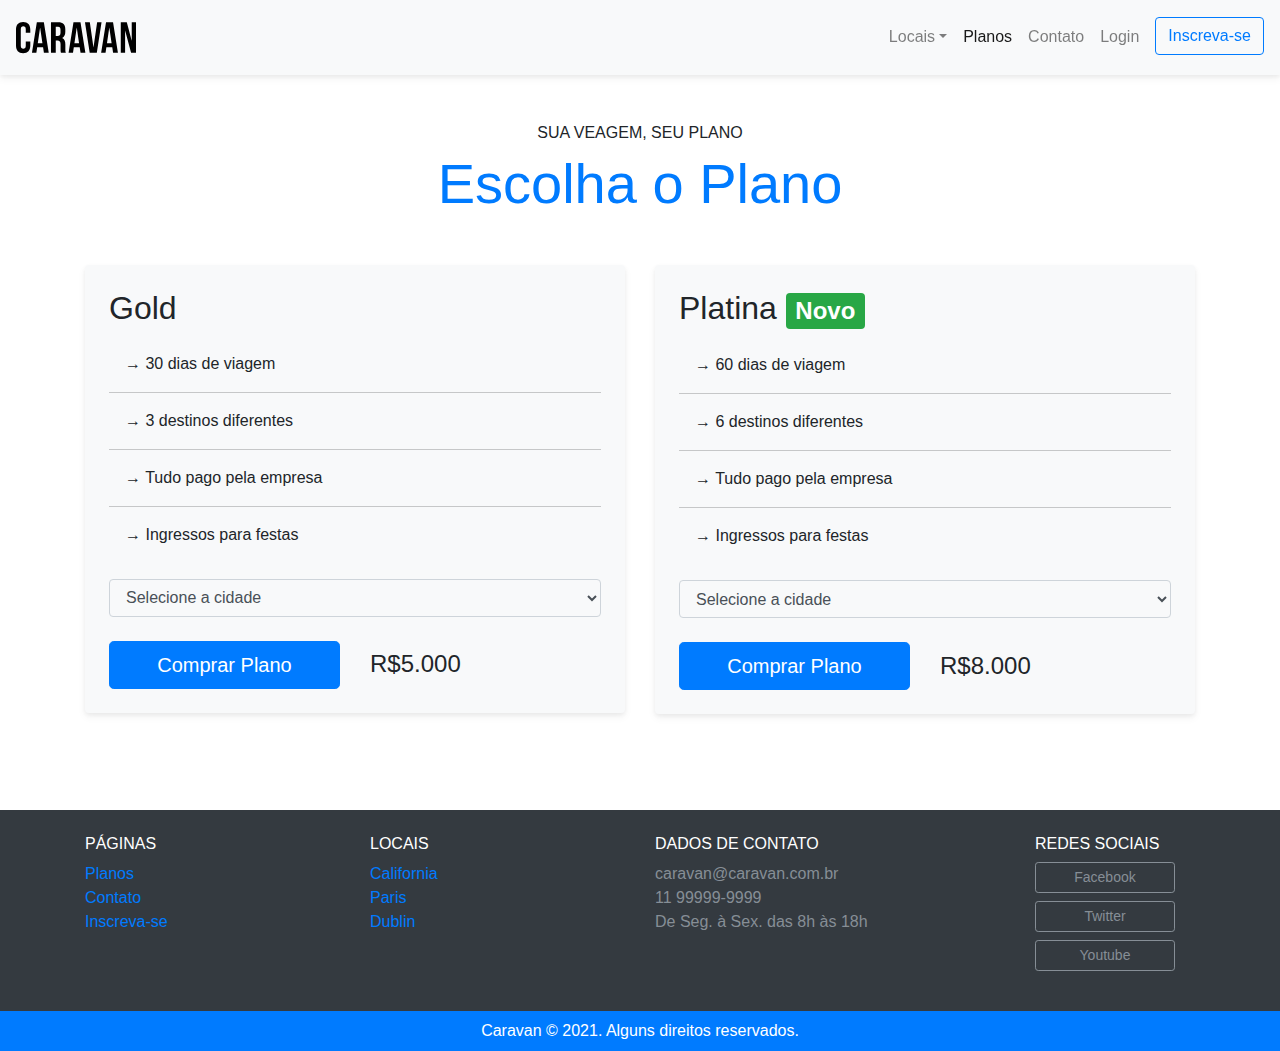
<file: planos.html>
<!DOCTYPE html>
<html lang="PT-BR">

<head>
  <meta charset="UTF-8">
  <meta http-equiv="X-UA-Compatible" content="IE=edge">
  <meta name="viewport" content="width=device-width, initial-scale=1.0">

  <link rel="stylesheet" href="style.css">
  <link rel="stylesheet" href="css/bootstrap.css">

  <title>Caravan - Planos</title>
</head>

<body>
  <!-- Modal -->
  <div class="modal fade" id="modalLogin" tabindex="-1" role="dialog" aria-labelledby="exampleModalLabel" aria-hidden="true">
    <div class="modal-dialog" role="document">
      <div class="modal-content">
        <div class="modal-header">
          <h5 class="modal-title" id="exampleModalLabel">Entre na sua conta</h5>
          <button type="button" class="close" data-dismiss="modal" aria-label="Close">
            <span aria-hidden="true">&times;</span>
          </button>
        </div>
        <div class="modal-body">
          <form>
            <div class="form-group">
              <label for="loginEmail">Email</label>
              <input type="email" class="form-control" id="loginEmail" aria-describedby="emailHelp">
            </div>
            <div class="form-group">
              <label for="suaSenha">Senha</label>
              <input type="password" class="form-control" id="suaSenha">
            </div>
            <button type="submit" class="btn btn-primary">Entrar na conta</button>
            <small class="form-text text-muted">Esqueceu a senha? <a href="#">Clique aqui</a>.</small>
          </form>
        </div>
      </div>
    </div>
  </div>

  <!-- Fecha Modal -->
  <nav class="navbar navbar-expand-sm navbar-light bg-light fixed-top py-3 box-shadow">
    <a href="index.html" class="navbar-brand">
      <img src="img/caravan.svg" alt="Caravan">
    </a>
    <button class="navbar-toggler" type="button" data-toggle="collapse" data-target="#navbarSupportedContent"
      aria-controls="navbarSupportedContent" aria-expanded="false" aria-label="Abrir Navegação">
      <span class="navbar-toggler-icon"></span>
    </button>

    <div class="collapse navbar-collapse" id="navbarSupportedContent">
      <ul class="navbar-nav ml-auto">
        <li class="nav-item dropdown">
          <a class="nav-link dropdown-toggle" href="#" id="navbarDropdown" role="button" data-toggle="dropdown" aria-haspopup="true" aria-expanded="false">Locais</a>
          <div class="dropdown-menu" aria-labelledby="navbarDropdown">
            <a class="dropdown-item" href="local.html">California</a>
            <a class="dropdown-item" href="local.html">Paris</a>
            <a class="dropdown-item" href="local.html">Dublin</a>
          </div>
        </li>
        <li class="nav-item">
          <a class="nav-link active" href="Planos.html">Planos</a>
        </li>
        <li class="nav-item">
          <a class="nav-link" href="Contato.html">Contato</a>
        </li>
        <li class="nav-item">
          <a class="nav-link" href="#" data-toggle="modal" data-target="#modalLogin">Login</a>
        </li>
        <li class="nav-item">
          <a class="btn btn-outline-primary ml-md-2" href="inscricao.html">Inscreva-se</a>
        </li>
      </ul>
    </div>
  </nav>

  <section class="container">
    <div class="text-center my-5">
      <span class="h6 d-block">SUA VEAGEM, SEU PLANO</span>
      <h1 class="display-4 text-primary">Escolha o Plano</h1>
    </div>

    <div class="row">
      <div class="col-md mb-5">
        <div class="bg-light rounded p-4 box-shadow">
          <h2>Gold</h2>
          <ul class="lista-plano list-unstyled">
            <li>→ 30 dias de viagem</li>
            <li>→ 3 destinos diferentes</li>
            <li>→ Tudo pago pela empresa</li>
            <li>→ Ingressos para festas</li>
          </ul>
          <form action="">
            <div class="form-group">
              <select class="form-control bg-light" id="inputCidade">
                <option>Selecione a cidade</option>
                <option>California</option>
                <option>Paris</option>
                <option>Dublin</option>
              </select>
            </div>
          </form>
          <div class="row mt-4 align-items-center">
            <div class="col">
              <a href="Incricao.htm" class="btn btn-primary btn-lg btn-block">Comprar Plano</a>
            </div>
            <div class="col">
              <span class="h4">R$5.000</span>
            </div>
          </div>
        </div>
      </div>

      <div class="col-md mb-5">
        <div class="bg-light rounded p-4 box-shadow">
          <h2>Platina <span class="badge badge-success">Novo</span></h2>
          <ul class="lista-plano list-unstyled">
            <li>→ 60 dias de viagem</li>
            <li>→ 6 destinos diferentes</li>
            <li>→ Tudo pago pela empresa</li>
            <li>→ Ingressos para festas</li>
          </ul>
          <form action="">
            <div class="form-group">
              <select class="form-control bg-light" id="inputCidade">
                <option>Selecione a cidade</option>
                <option>California</option>
                <option>Paris</option>
                <option>Dublin</option>
              </select>
            </div>
          </form>
          <div class="row mt-4 align-items-center">
            <div class="col">
              <a href="Incricao.htm" class="btn btn-primary btn-lg btn-block">Comprar Plano</a>
            </div>
            <div class="col">
              <span class="h4">R$8.000</span>
            </div>
          </div>
        </div>
      </div>
    </div>
  </section>

  

  <footer class="bg-dark text-white mt-5">
    <div class="container py-4">
      <div class="row">
        <div class="col-md-3 col-6">
          <h4 class="h6">PÁGINAS</h4>
          <ul class="list-unstyled">
            <li><a href="planos.html">Planos</a></li>
            <li><a href="contato.html">Contato</a></li>
            <li><a href="inscrição.html">Inscreva-se</a></li>
          </ul>
        </div>

        <div class="col-md-3 col-6">
          <h4 class="h6">LOCAIS</h4>
          <ul class="list-unstyled">
            <li><a href="local.html">California</a></li>
            <li><a href="local.html">Paris</a></li>
            <li><a href="local.html">Dublin</a></li>
          </ul>
        </div>

        <div class="col-md-4">
          <h4 class="h6">DADOS DE CONTATO</h4>
          <ul class="list-unstyled text-secondary">
            <li>caravan@caravan.com.br</li>
            <li>11 99999-9999</li>
            <li>De Seg. à Sex. das 8h às 18h</li>
          </ul>
        </div>

        <div class="col-md-2">
          <h4 class="h6">REDES SOCIAIS</h4>
          <ul class="list-unstyled">
            <li><a class="btn btn-outline-secondary btn-sm btn-block mb-2" href="#" style="max-width: 140px;">Facebook</a></li>
            <li><a class="btn btn-outline-secondary btn-sm btn-block mb-2" href="#" style="max-width: 140px;">Twitter</a></li>
            <li><a class="btn btn-outline-secondary btn-sm btn-block mb-2" href="#" style="max-width: 140px;">Youtube</a></li>
          </ul>
        </div>
      </div>
    </div>
    <div class="bg-primary text-center py-2">
      <p class="mb-0">Caravan &copy; 2021. Alguns direitos reservados.</p>
    </div>
  </footer>


  <script type="text/javascript" src="/js/popper.min.js"></script>
  <script type="text/javascript" src="/js/jquery-3.2.1.slim.min.js"></script>
  <script type="text/javascript" src="/js/bootstrap.js"></script>
</body>

</html>
</file>
<file: style.css>
body {
  padding-top: 75px;
}

.box-shadow {
  box-shadow: 0 2px 4px 0 rgba(0, 0, 0, .05),
              0 4px 8px 0 rgba(0, 0, 0, .05);
}

#home-quote {
  background: url("/img/bg-quote.jpg") center center;
  background-size: cover;
}

@media (max-width: 767px){
  #home-quote .display-4 {
    font-size: 2.5rem;
  }
  body {
    padding-top: 0;
  }

  .fixed-top {
    position: relative !important;
  }
}

.pergunta {
  border-bottom: 1px solid rgba(0, 0, 0, .2);
}

.lista-plano li + li {
  border-top: 1px solid rgba(0, 0, 0, .2)
}

.lista-plano li{
  padding: 1rem;
}
</file>
